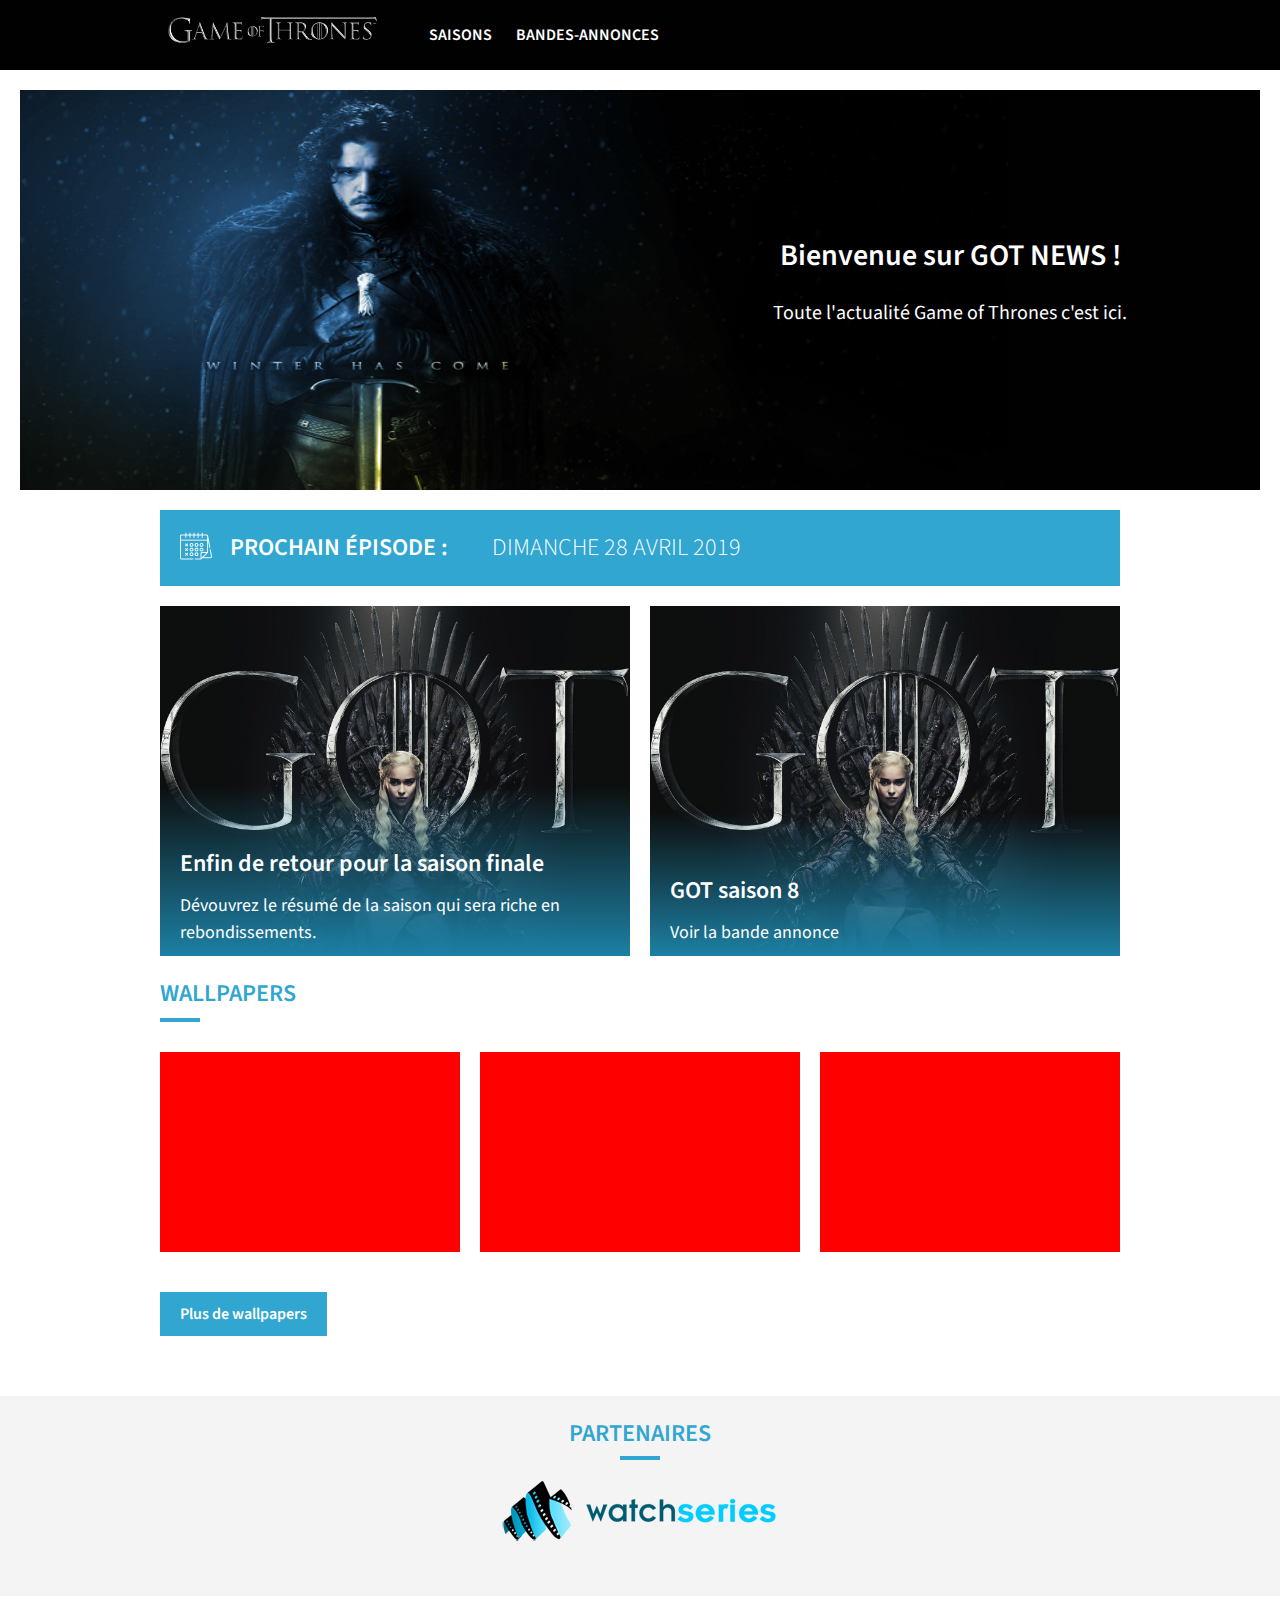
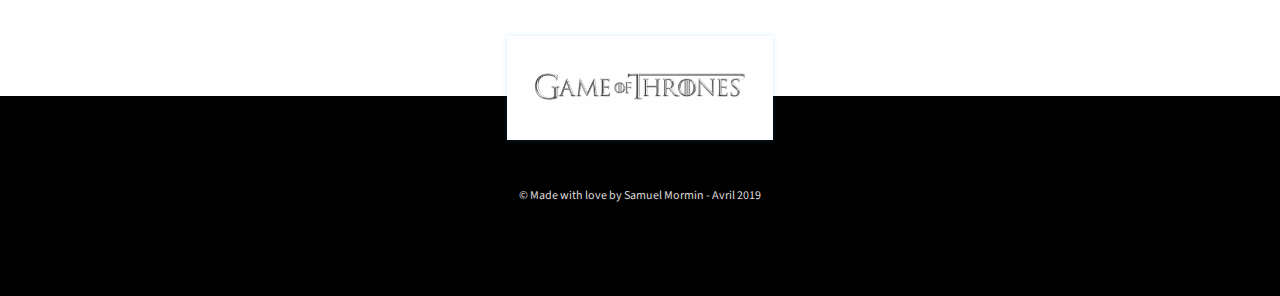
<file: index.html>
<!DOCTYPE html>
<html lang="en">
<head>
    <meta charset="UTF-8">
    <meta name="viewport" content="width=device-width, initial-scale=1.0">
    <meta http-equiv="X-UA-Compatible" content="ie=edge">
    <title>GOT News - Toute l'actu Game of Thrones</title>
    <link rel="stylesheet" href="style.css">
    <link href="https://fonts.googleapis.com/css?family=Source+Sans+Pro:200,300,400,600,700,900" rel="stylesheet">
</head>
<body>
    <header class="header">
        <div class="container">
            <div class="logoWrapper">
                <a href="index.html">
                    <img class="logo" src="images/logo.png" alt="">
                </a>
            </div>
            <nav class="header-nav">
                <ul class="header__menuList">
                    <li class="header__menuListItem">
                        <a href="saisons.html" class="menuItemButton">SAISONS</a>
                    </li>
                    <li class="header__menuListItem">
                        <a href="bandes-annonces.html" class="menuItemButton">BANDES-ANNONCES</a>
                    </li>
                </ul>
            </nav>
        </div>
    </header>
    <section class="hero">
        <div class="heroContent__wrapper">
            <h1 class="heroTitle">
                Bienvenue sur GOT NEWS !
            </h1>
            <p class="heroDescription">
                Toute l'actualité Game of Thrones c'est ici.
            </p>
        </div>
    </section>
    <section class="nextepisode">
        <div class="container">
            <div class="nextepisode__contentWrapper">
                <h2 class="nextepisode__title">PROCHAIN ÉPISODE : </h2>
                <p class="nextepisode__description">DIMANCHE 28 AVRIL 2019</p>
            </div>
        </div>
    </section>
    <sections class="latest">
        <div class="container">
            <div class="latest__contentWrapper">
                <a href="saisons.html#saison-8" class="latest__link">
                    <div class="latest__content">
                        <h2 class="latest__title">
                            Enfin de retour pour la saison finale
                        </h2>
                        <p class="latest__description">
                            Dévouvrez le résumé de la saison qui sera riche en rebondissements.
                        </p>
                    </div>
                </a>
            </div>
            <div class="latest__contentWrapper">
                <a href="bandes-annonces.html" class="latest__link">
                    <div class="latest__content">
                        <h2 class="latest__title">
                            GOT saison 8
                            </h2>
                        <p class="latest__description">
                            Voir la bande annonce                        
                        </p>
                    </div>
                </a>
            </div>
        </div>
    </sections>
    <section class="home-wallpaper">
        <div class="container">
            <h2 class="home-wallpaper__title">
                WALLPAPERS
            </h2>
            <div class="home-wallpaper__contentWrapper">
                <div class="home-wallpaper__imageWrapper">

                </div>
                <div class="home-wallpaper__imageWrapper">

                </div>
                <div class="home-wallpaper__imageWrapper">

                </div>
            </div>
            <a href="#" class="home-wallpapers__button">Plus de wallpapers</a>
        </div>
    </section>
    <section class="partners">
        <div class="container">
            <h2 class="home-partners__title">
                PARTENAIRES
            </h2>
            <a href="https://www1.swatchseries.to/" target="blank"><img class="partner-logo" src="images/logo-watch-series.png" alt=""></a>
        </div>
    </section>
    <footer class="footer">
        <div class="container">
            <dic class="footer-logo">
                <a href="">
                    <div class="footer-logoWrapper">
                        <img class="logo" src="images/logo.png" alt="">
                    </div>
                </a>
            </dic>
            <p class="copyright">
                © Made with love by Samuel Mormin - Avril 2019
            </p>
        </div>
    </footer>
</body>
</html>
</file>
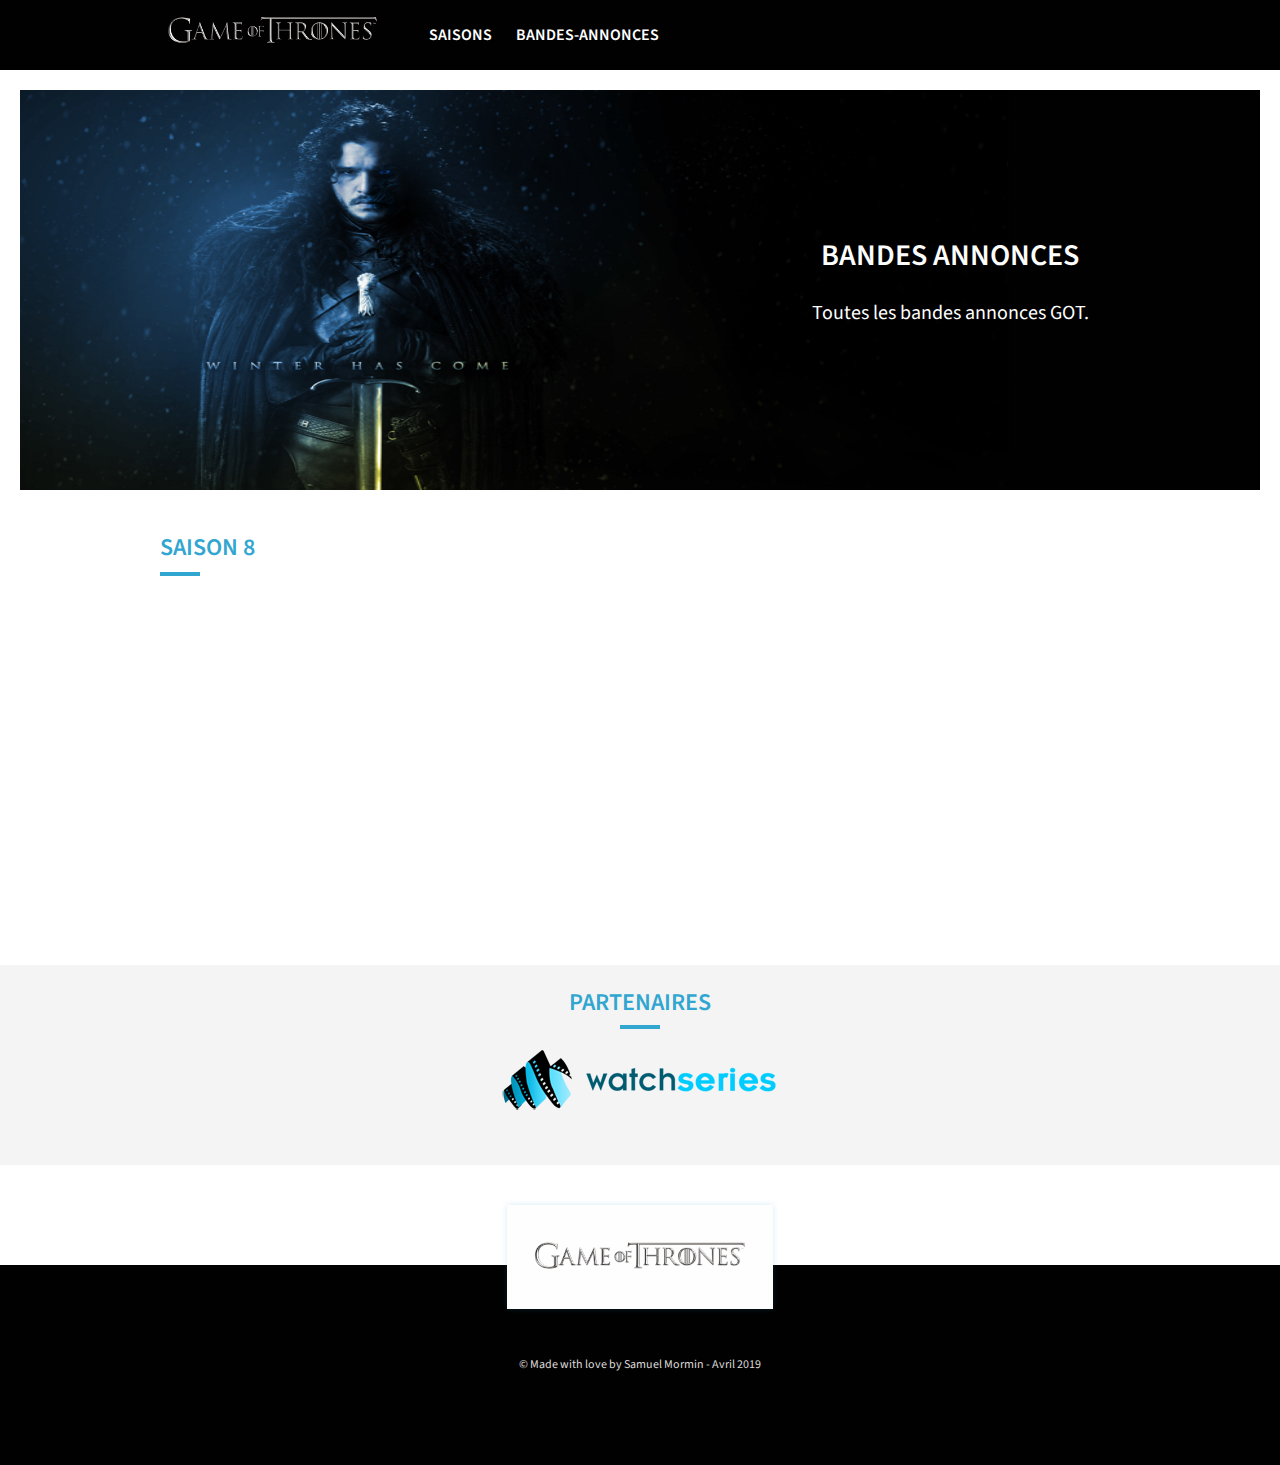
<file: bandes-annonces.html>
<!DOCTYPE html>
<html lang="en">
<head>
    <meta charset="UTF-8">
    <meta name="viewport" content="width=device-width, initial-scale=1.0">
    <meta http-equiv="X-UA-Compatible" content="ie=edge">
    <title>GOT News - Toute l'actu Game of Thrones</title>
    <link rel="stylesheet" href="style.css">
    <link href="https://fonts.googleapis.com/css?family=Source+Sans+Pro:200,300,400,600,700,900" rel="stylesheet">
</head>
<body>
    <header class="header">
        <div class="container">
            <div class="logoWrapper">
                <a href="index.html">
                    <img class="logo" src="images/logo.png" alt="">
                </a>
            </div>
            <nav class="header-nav">
                <ul class="header__menuList">
                    <li class="header__menuListItem">
                        <a href="saisons.html" class="menuItemButton">SAISONS</a>
                    </li>
                    <li class="header__menuListItem">
                        <a href="bandes-annonces.html" class="menuItemButton">BANDES-ANNONCES</a>
                    </li>
                </ul>
            </nav>
        </div>
    </header>
    <section class="hero">
        <div class="heroContent__wrapper">
            <h1 class="heroTitle">
                BANDES ANNONCES
            </h1>
            <p class="heroDescription">
                Toutes les bandes annonces GOT.
            </p>
        </div>
    </section>
    <div class="container">
        <h2 class="home-wallpaper__title">
            SAISON 8
        </h2>
        <iframe width="560" height="315" src="https://www.youtube.com/embed/rlR4PJn8b8I" frameborder="0" allow="accelerometer; autoplay; encrypted-media; gyroscope; picture-in-picture" allowfullscreen></iframe>
    </div>
    <section class="partners">
        <div class="container">
            <h2 class="home-partners__title">
                PARTENAIRES
            </h2>
            <a href="https://www1.swatchseries.to/" target="blank"><img class="partner-logo" src="images/logo-watch-series.png" alt=""></a>
        </div>
    </section>
    <footer class="footer">
        <div class="container">
            <dic class="footer-logo">
                <a href="">
                    <div class="footer-logoWrapper">
                        <img class="logo" src="images/logo.png" alt="">
                    </div>
                </a>
            </dic>
            <p class="copyright">
                © Made with love by Samuel Mormin - Avril 2019
            </p>
        </div>
    </footer>
</body>
</html>
</file>
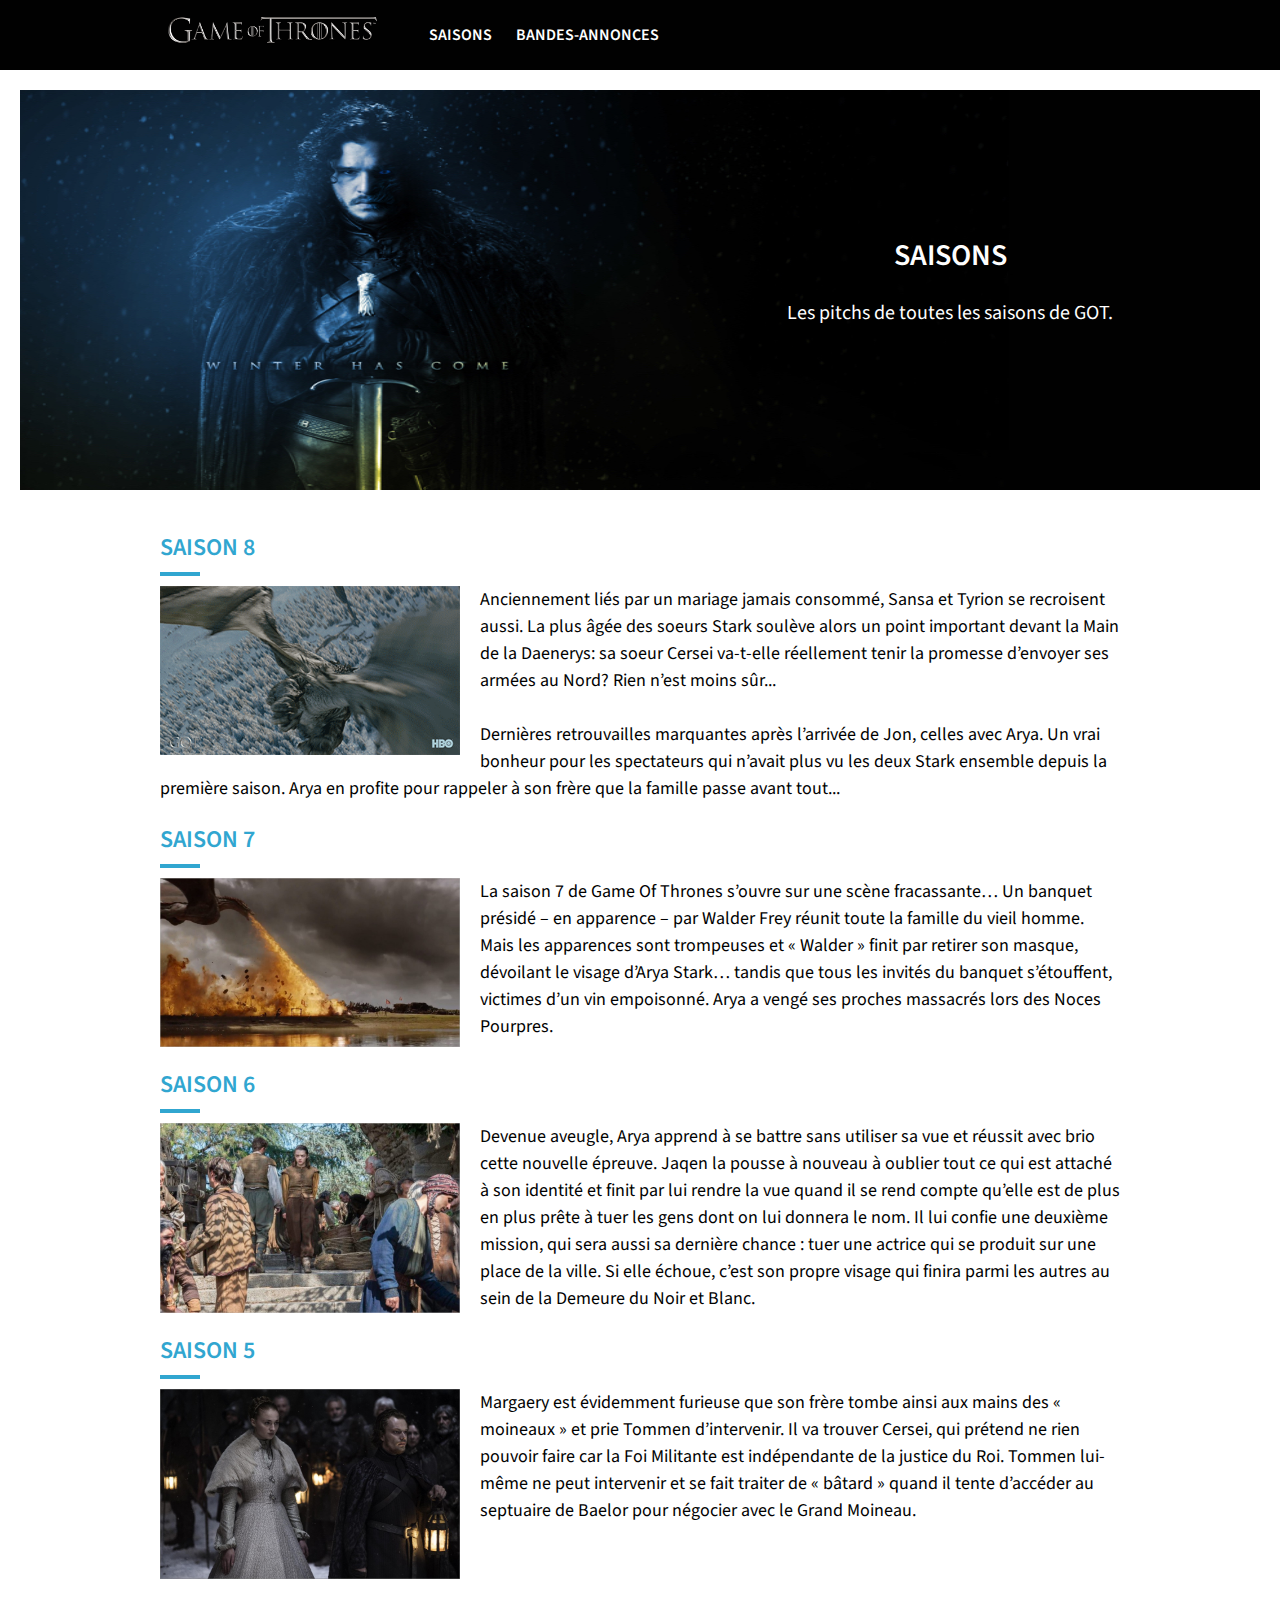
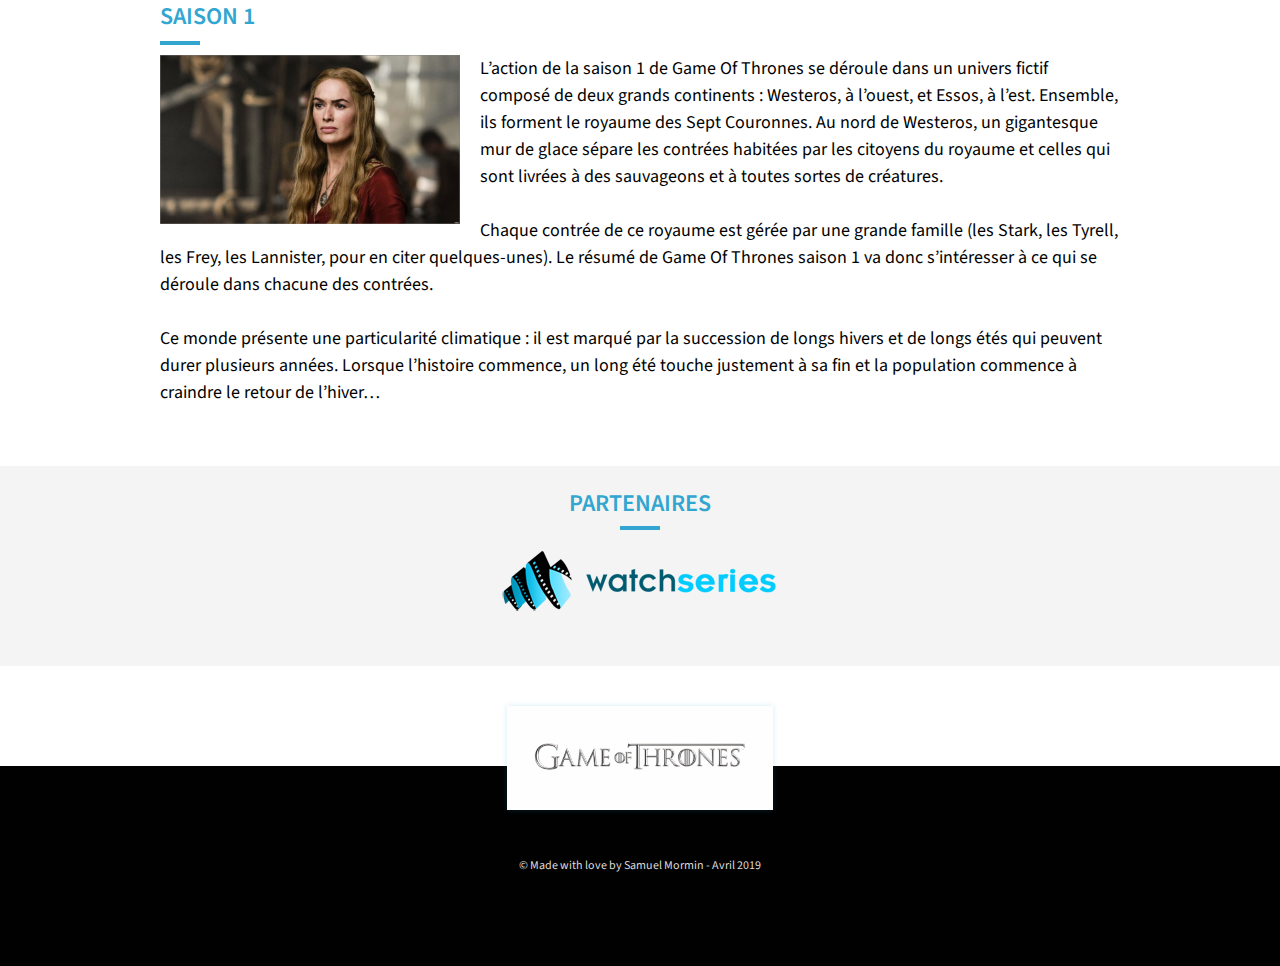
<file: saisons.html>
<!DOCTYPE html>
<html lang="en">
<head>
    <meta charset="UTF-8">
    <meta name="viewport" content="width=device-width, initial-scale=1.0">
    <meta http-equiv="X-UA-Compatible" content="ie=edge">
    <title>GOT News - Toute l'actu Game of Thrones</title>
    <link rel="stylesheet" href="style.css">
    <link href="https://fonts.googleapis.com/css?family=Source+Sans+Pro:200,300,400,600,700,900" rel="stylesheet">
</head>
<body>
    <header class="header">
        <div class="container">
            <div class="logoWrapper">
                <a href="index.html">
                    <img class="logo" src="images/logo.png" alt="">
                </a>
            </div>
            <nav class="header-nav">
                <ul class="header__menuList">
                    <li class="header__menuListItem">
                        <a href="#" class="menuItemButton">SAISONS</a>
                    </li>
                    <li class="header__menuListItem">
                        <a href="bandes-annonces.html" class="menuItemButton">BANDES-ANNONCES</a>
                    </li>
                </ul>
            </nav>
        </div>
    </header>
    <section class="hero">
        <div class="heroContent__wrapper">
            <h1 class="heroTitle">
                SAISONS
            </h1>
            <p class="heroDescription">
                Les pitchs de toutes les saisons de GOT.
            </p>
        </div>
    </section>
    <section class="articles" id="saison-8">
        <div class="container">
            <article class="saison">
                <h2 class="saison-title">SAISON 8</h2>
                <img class="saisonImage" src="images/gif-saison-8.gif" alt="">
                <p class="saison-paragraph">
                    Anciennement liés par un mariage jamais consommé, Sansa et Tyrion se recroisent aussi. La plus âgée des soeurs Stark soulève alors un point important devant la Main de la Daenerys: sa soeur Cersei va-t-elle réellement tenir la promesse d’envoyer ses armées au Nord? Rien n’est moins sûr...
                    </br></br>
                    Dernières retrouvailles marquantes après l’arrivée de Jon, celles avec Arya. Un vrai bonheur pour les spectateurs qui n’avait plus vu les deux Stark ensemble depuis la première saison. Arya en profite pour rappeler à son frère que la famille passe avant tout...
                </p>
            </article>
        </div>
    </section>
    <section class="articles" id="saison-7">
        <div class="container">
            <article class="saison">
                <h2 class="saison-title">SAISON 7</h2>
                <img class="saisonImage" src="images/saison-7-img.jpg" alt="">
                <p class="saison-paragraph">
                    La saison 7 de Game Of Thrones s’ouvre sur une scène fracassante… Un banquet présidé – en apparence – par Walder Frey réunit toute la famille du vieil homme. Mais les apparences sont trompeuses et « Walder » finit par retirer son masque, dévoilant le visage d’Arya Stark… tandis que tous les invités du banquet s’étouffent, victimes d’un vin empoisonné. Arya a vengé ses proches massacrés lors des Noces Pourpres.
                </p>
                <div class="clear"></div>
            </article>
        </div>
    </section>
    <section class="articles" id="saison-6">
        <div class="container">
            <article class="saison">
                <h2 class="saison-title">SAISON 6</h2>
                <img class="saisonImage" src="images/arya-stark-game-of-thrones.jpg" alt="">
                <p class="saison-paragraph">
                    Devenue aveugle, Arya apprend à se battre sans utiliser sa vue et réussit avec brio cette nouvelle épreuve. Jaqen la pousse à nouveau à oublier tout ce qui est attaché à son identité et finit par lui rendre la vue quand il se rend compte qu’elle est de plus en plus prête à tuer les gens dont on lui donnera le nom. Il lui confie une deuxième mission, qui sera aussi sa dernière chance : tuer une actrice qui se produit sur une place de la ville. Si elle échoue, c’est son propre visage qui finira parmi les autres au sein de la Demeure du Noir et Blanc.                    
                </p>
                <div class="clear"></div>
            </article>
        </div>
    </section>
    <section class="articles" id="saison-5">
        <div class="container">
            <article class="saison">
                <h2 class="saison-title">SAISON 5</h2>
                <img class="saisonImage" src="images/mariage-sansa-stark.jpg" alt="">
                <p class="saison-paragraph">
                    Margaery est évidemment furieuse que son frère tombe ainsi aux mains des « moineaux » et prie Tommen d’intervenir. Il va trouver Cersei, qui prétend ne rien pouvoir faire car la Foi Militante est indépendante de la justice du Roi. Tommen lui-même ne peut intervenir et se fait traiter de « bâtard » quand il tente d’accéder au septuaire de Baelor pour négocier avec le Grand Moineau.
                </p>
                <div class="clear"></div>
            </article>
        </div>
    </section>
    <section class="articles" id="saison-1">
        <div class="container">
            <article class="saison">
                <h2 class="saison-title">SAISON 1</h2>
                <img class="saisonImage" src="images/cersei-lannister.jpg" alt="">
                <p class="saison-paragraph">
                    L’action de la saison 1 de Game Of Thrones se déroule dans un univers fictif composé de deux grands continents : Westeros, à l’ouest, et Essos, à l’est. Ensemble, ils forment le royaume des Sept Couronnes. Au nord de Westeros, un gigantesque mur de glace sépare les contrées habitées par les citoyens du royaume et celles qui sont livrées à des sauvageons et à toutes sortes de créatures.
                    </br></br>
                    Chaque contrée de ce royaume est gérée par une grande famille (les Stark, les Tyrell, les Frey, les Lannister, pour en citer quelques-unes). Le résumé de Game Of Thrones saison 1 va donc s’intéresser à ce qui se déroule dans chacune des contrées.
                    </br></br>   
                    Ce monde présente une particularité climatique : il est marqué par la succession de longs hivers et de longs étés qui peuvent durer plusieurs années. Lorsque l’histoire commence, un long été touche justement à sa fin et la population commence à craindre le retour de l’hiver…
                </p>
            </article>
        </div>
    </section>
    <section class="partners">
        <div class="container">
            <h2 class="home-partners__title">
                PARTENAIRES
            </h2>
            <a href="https://www1.swatchseries.to/" target="blank"><img class="partner-logo" src="images/logo-watch-series.png" alt=""></a>
        </div>
    </section>
    <footer class="footer">
        <div class="container">
            <dic class="footer-logo">
                <a href="">
                    <div class="footer-logoWrapper">
                        <img class="logo" src="images/logo.png" alt="">
                    </div>
                </a>
            </dic>
            <p class="copyright">
                © Made with love by Samuel Mormin - Avril 2019
            </p>
        </div>
    </footer>
</body>
</html>
</file>
<file: style.css>
body {
    width: 100%;
    margin: 0;
    overflow-x: hidden;
}
.container {
    width: 960px;
    margin: 0 auto;
}
.header {
    display: block;
    background: #010101;
    height: 70px;
    margin: 0;
}
.logo {
    width: auto;
    height: 60px;
}
.header-nav {
    display: inline-block;
    height: 70px;
    vertical-align: top;
    margin: 0;
}
.logoWrapper {
    display: inline-block;
}
.header__menuList {
    display: inline-block;
    margin: 0;
    line-height: 70px;
}
.header__menuListItem {
    display: inline-block;
    margin: 0 20px 0 0;
    position: relative;
}
.header__menuListItem:before {
    content: '';
}


.menuItemButton {
    display: block;
    color: #fefefe;
    text-decoration: none;
    font-family: 'Source Sans Pro', sans-serif;
    font-weight: 600;
    line-height: 70px;
}
.menuItemButton:hover {
    color: #efc624;
    transition: .3s ease-in-out;
}
.header__menuListItem:hover:before {
    content: '';
    display: block;
    position: absolute;
    width: 100%;
    height: 4px;
    transition: .3s ease-in-out;
    background: #efc624;
    bottom: 0;
    left: 0;
    transition: all .3s ease-in-out;
}

/* Hero section */
.hero {
    position: relative;
    height: 400px;
    margin: 20px 20px;
    background: url('images/home_hero_background.jpg');
    background-position: left center;
    background-repeat: no-repeat;
    background-size: 100% 100%;
    box-sizing: border-box;
    transition: all 1s ease-in-out;
}
.hero:hover {
    transition: all 1s ease-in-out;
    background-size: 110% 110%;
}
.heroContent__wrapper {
    display: inline-block;
    width: 50%;
    margin: 0 0 0 50%;
    position: absolute;
    top: 50%;
    left: 0;
    transform: translate(0, -50%);
}
.heroTitle {
    display: inline-block;
    vertical-align: middle;
    width: 100%;
    margin: 0;
    color: #fefefe;
    text-decoration: none;
    font-family: 'Source Sans Pro', sans-serif;
    font-size: 30px;
    font-weight: 600;
    line-height: 1.5;
    text-align: center;
}
.heroDescription {
    display: inline-block;
    width: 100%;
    text-align: center;
    color: #fefefe;
    text-decoration: none;
    font-family: 'Source Sans Pro', sans-serif;
    font-size: 20px;
    font-weight: 400;
    line-height: 1.5;
}

/* Home seasons */
.home-seasons {
    font-size: 0;
    margin: 20px 0;
}
.home-seasons__titleWrapper {
    display: inline-block;
    vertical-align: middle;
    width: calc( 100% / 3 );
    height: auto;
    background: #d9e7ec;
}
.home-seasons-title {
    position: relative;
    color: #31A6D0;
    text-decoration: none;
    font-family: 'Source Sans Pro', sans-serif;
    font-size: 24px;
    font-weight: 600;
    line-height: 1.5;
    text-align: left;
    padding: 20px 20px;
    margin: 0;
}
.home-seasons-title:before {
    content: '';
    background: #31A6D0;
    position: absolute;
    width: 40px;
    height: 4px;
    bottom: 10px;
}
.home-seasons__contentWrapper {
    display: inline-block;
    vertical-align: top;
    width: calc( 100% / 3 * 2 );
    height: 200px;
    border-right: 1px solid #31A6D0;
    box-sizing: border-box;
}
.home-seasons-image {
    width: auto;
    height: 200px;
    margin: 0 0 0 20px;
}
.home-seasons__content {
    display: inline-block;
    vertical-align: top;
    width: 350px;
}
.home-seasons__subtitle {
    color: #31A6D0;
    text-decoration: none;
    font-family: 'Source Sans Pro', sans-serif;
    font-size: 20px;
    font-weight: 600;
    line-height: 1.5;
    text-align: left;
    padding: 20px 20px;
    margin: 0;
}
.home-seasons__description {
    color: #010101;
    text-decoration: none;
    font-family: 'Source Sans Pro', sans-serif;
    font-size: 18px;
    font-weight: 400;
    line-height: 1.5;
    text-align: left;
    padding: 0 0 20px 20px;
    margin: 0;
}
.home-seasons__button {
    background: #31A6D0;
    color: #fefefe;
    text-decoration: none;
    font-family: 'Source Sans Pro', sans-serif;
    font-size: 16px;
    font-weight: 600;
    line-height: 1.5;
    text-align: left;
    padding: 10px 20px 10px 20px;
    margin: 20px 0 0 20px;
}
.home-seasons__button:hover {
    background: rgb(28, 128, 164);
    transition: .3s ease-in-out;
}

/* Wallpapers */
.home-wallpaper__title {
    position: relative;
    color: #31A6D0;
    text-decoration: none;
    font-family: 'Source Sans Pro', sans-serif;
    font-size: 24px;
    font-weight: 600;
    line-height: 1.5;
    text-align: left;
    padding: 20px 0px;
    margin: 0;
}
.home-wallpaper__title:before {
    content: '';
    background: #31A6D0;
    position: absolute;
    width: 40px;
    height: 4px;
    bottom: 10px;
}
.home-wallpapers__button {
    display: inline-block;
    background: #31A6D0;
    color: #fefefe;
    text-decoration: none;
    font-family: 'Source Sans Pro', sans-serif;
    font-size: 16px;
    font-weight: 600;
    line-height: 1.5;
    text-align: left;
    padding: 10px 20px 10px 20px;
    margin: 20px 0 0 0px;
}
.home-wallpapers__button:hover {
    background: rgb(28, 128, 164);
    transition: .3s ease-in-out;
}
.home-wallpaper__contentWrapper {
    font-size: 0;
    margin: 20px 0;
}
.home-wallpaper__imageWrapper {
    display: inline-block;
    width: calc( 100% / 3 );
    height: 200px;
    margin: 20px 0;
    background: red;
    box-sizing: border-box;
    margin: 0 10px;
}
.home-wallpaper__imageWrapper:first-child {
    display: inline-block;
    width: calc( ( 100% / 3 ) - 20px );
    height: 200px;
    margin: 20px 0;
    background: red;
    box-sizing: border-box;
    margin: 0 10px 0 0;
}
.home-wallpaper__imageWrapper:last-child {
    display: inline-block;
    width: calc( ( 100% / 3 ) - 20px );
    height: 200px;
    margin: 20px 0;
    background: red;
    box-sizing: border-box;
    margin: 0 0 0 10px;
}

/* Footer */
.footer {
    display: block;
    position: relative;
    width: 100%;
    height: 200px;
    background: #010101;
    margin: 100px 0 0 0;
}
.copyright {
    display: inline-block;
    width: 100%;
    color: #dedada;
    vertical-align: middle;
    text-decoration: none;
    font-family: 'Source Sans Pro', sans-serif;
    font-size: 12px;
    font-weight: 400;
    line-height: 200px;
    text-align: center;
    margin: 0;
}
.footer-logo {
    position: absolute;
    text-align: center;
    width: 100%;
    top: 0;
    left: 0;
    transform: translate(0, -60px);
}
.footer-logoWrapper {
    display: inline-block;
    padding: 20px 20px;
    background: #fefefe;
    box-shadow: 0 0px 6px 0 rgba(49,166,208,0.2);
}

/* Partenaires */
.partners {
    display: block;
    width: 100%;
    height: 200px;
    margin: 60px 0;
    background: #f4f4f4;
    text-align: center;
}
.home-partners__title {
    position: relative;
    color: #31A6D0;
    text-decoration: none;
    font-family: 'Source Sans Pro', sans-serif;
    font-size: 24px;
    font-weight: 600;
    line-height: 1.5;
    text-align: center;
    padding: 20px 0px;
    margin: 0;
}
.home-partners__title:after {
    content: '';
    background: #31A6D0;
    display: block;
    width: 40px;
    height: 4px;
    bottom: 10px;
    margin: 0 auto 0 auto;
    transform: translate(0,100%);
}
.partner-logo {
    margin: 0 20px;
}
.nextepisode__contentWrapper {
    display: block;
    background: #31A6D0;
    text-align: left;
}
.nextepisode__title {
    position: relative;
    display: inline-block;
    color: #FEFEFE;
    text-decoration: none;
    font-family: 'Source Sans Pro', sans-serif;
    font-size: 24px;
    font-weight: 600;
    line-height: 1.5;
    text-align: left;
    margin: 20px 20px;
    padding: 0 0 0 50px;
}
.nextepisode__title:before {
    content: url(images/event.png);
    position: absolute;
    left: 0;
}
.nextepisode__description {
    position: relative;
    display: inline-block;
    color: #FEFEFE;
    text-decoration: none;
    font-family: 'Source Sans Pro', sans-serif;
    font-size: 24px;
    font-weight: 300;
    line-height: 1.5;
    text-align: left;
    padding: 20px 20px;
    margin: 0;
}

/* Latest */
.latest {
    font-size: 0;
}
.latest__contentWrapper {
    width: calc( ( 100% / 2 ) - 10px );
    height: 250px;
    display: inline-block;
    background: #31A6D0;
    position: relative;
    background: url('images/affiche-saison-8.jpg');
    background-size: 100% auto;
    margin: 20px 10px 0 0;
    padding-top: 100px;
    vertical-align: top;
}
.latest__contentWrapper:last-child {
    margin: 20px 0 0 10px;
}
.latest__contentWrapper:hover {
    background-size: 110% auto;
    transition: .3s ease-in-out;
}
.latest__title {
    color: #FEFEFE;
    text-decoration: none;
    font-family: 'Source Sans Pro', sans-serif;
    font-size: 24px;
    font-weight: 600;
    line-height: 1.5;
    text-align: left;
    padding: 20px 20px 10px 20px;
    margin: 0;
}
.latest__description {
    color: #FEFEFE;
    text-decoration: none;
    font-family: 'Source Sans Pro', sans-serif;
    font-size: 18px;
    font-weight: 400;
    line-height: 1.5;
    text-align: left;
    padding: 0 20px 10px 20px;
    margin: 0;
}
.latest__content {
    position: absolute;
    width: 100%;
    bottom:0;
    padding: 40px 0 0 0;
    background: linear-gradient(to top, rgb(28, 128, 164, 1),rgb(28, 128, 164,0));
}
.latest__link {
    width: 100%;
    height: 100%;
}

/* SAISONS */
.clear {
    clear: both;
}
.saison-title {
    position: relative;
    color: #31A6D0;
    text-decoration: none;
    font-family: 'Source Sans Pro', sans-serif;
    font-size: 24px;
    font-weight: 600;
    line-height: 1.5;
    text-align: left;
    padding: 20px 0px;
    margin: 0;
}
.saison-title:before {
    content: '';
    background: #31A6D0;
    position: absolute;
    width: 40px;
    height: 4px;
    bottom: 10px;
}
.saisonImage {
    float: left;
    width: 300px;
    height: auto;
    background: red;
    margin: 0 20px 0 0;
}
.saison-paragraph {
    color: #010101;
    text-decoration: none;
    font-family: 'Source Sans Pro', sans-serif;
    font-size: 18px;
    font-weight: 400;
    line-height: 1.5;
    margin: 0;
}
</file>
